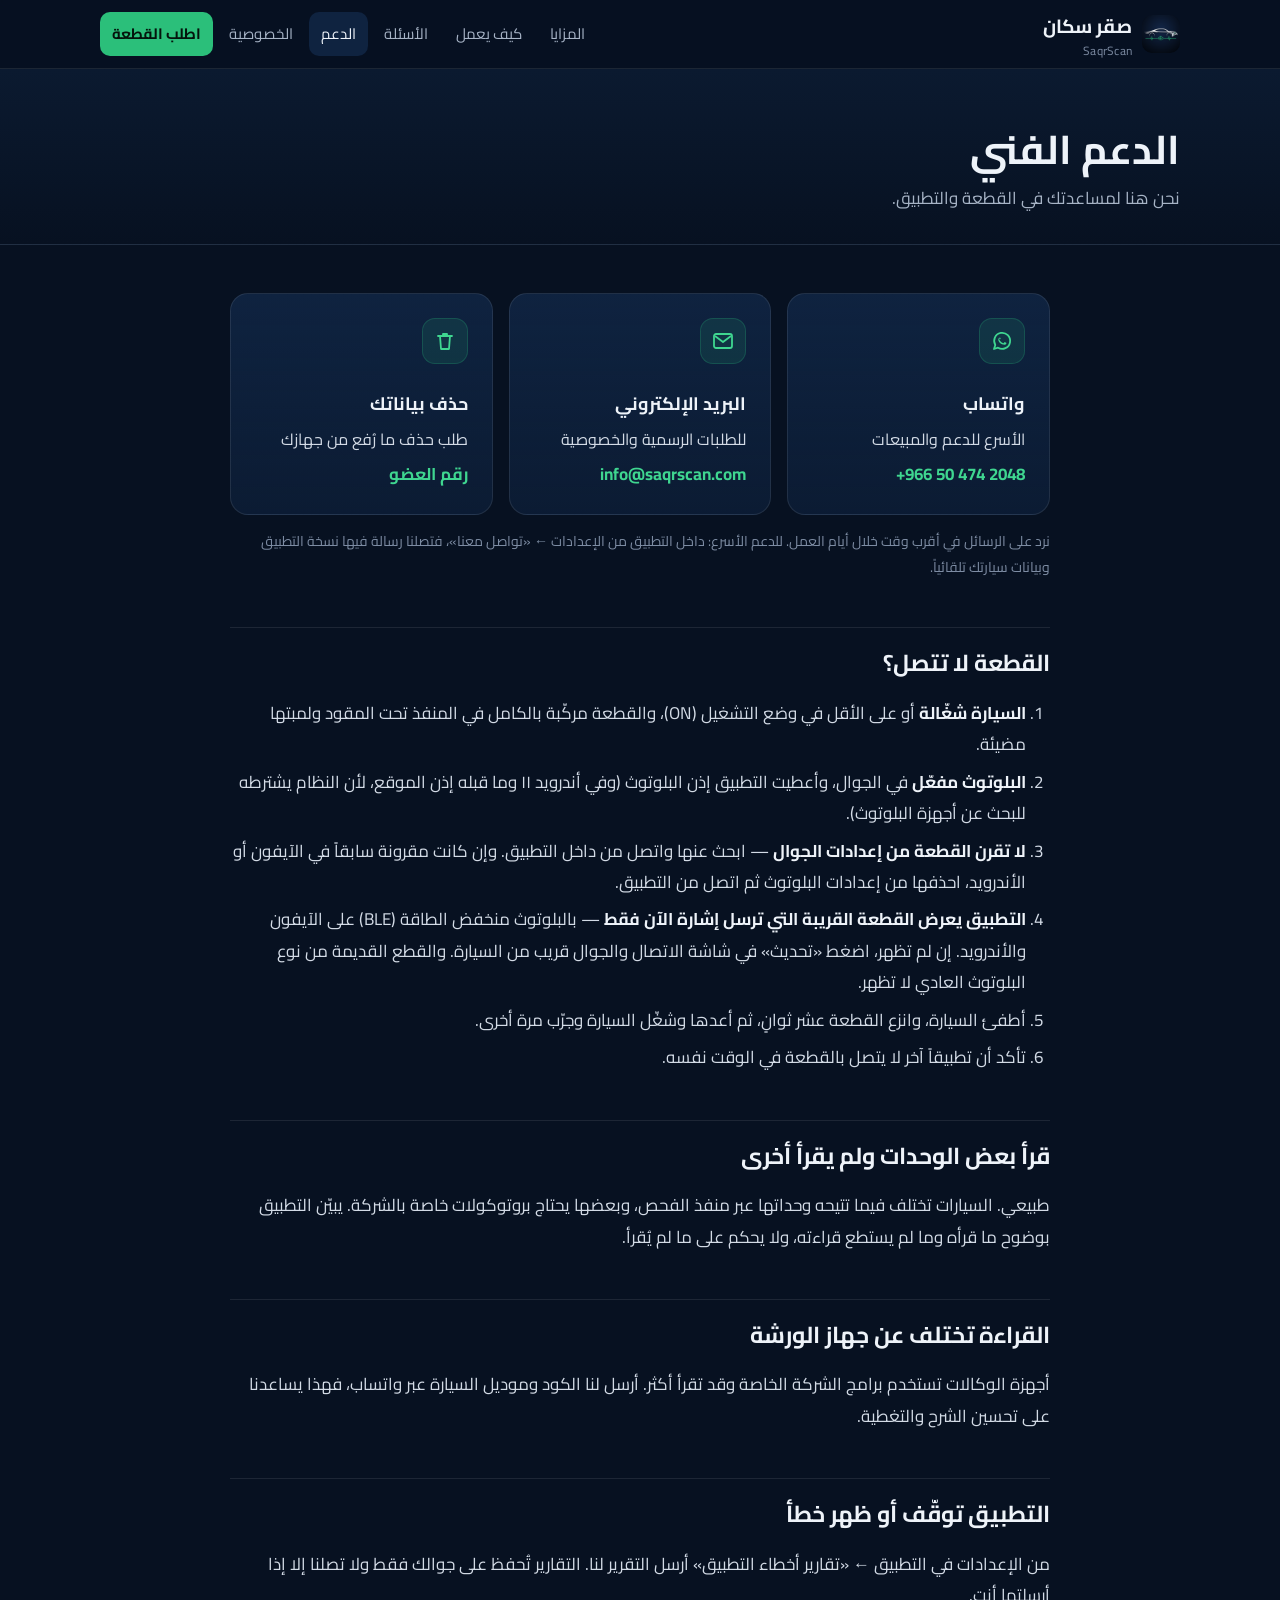
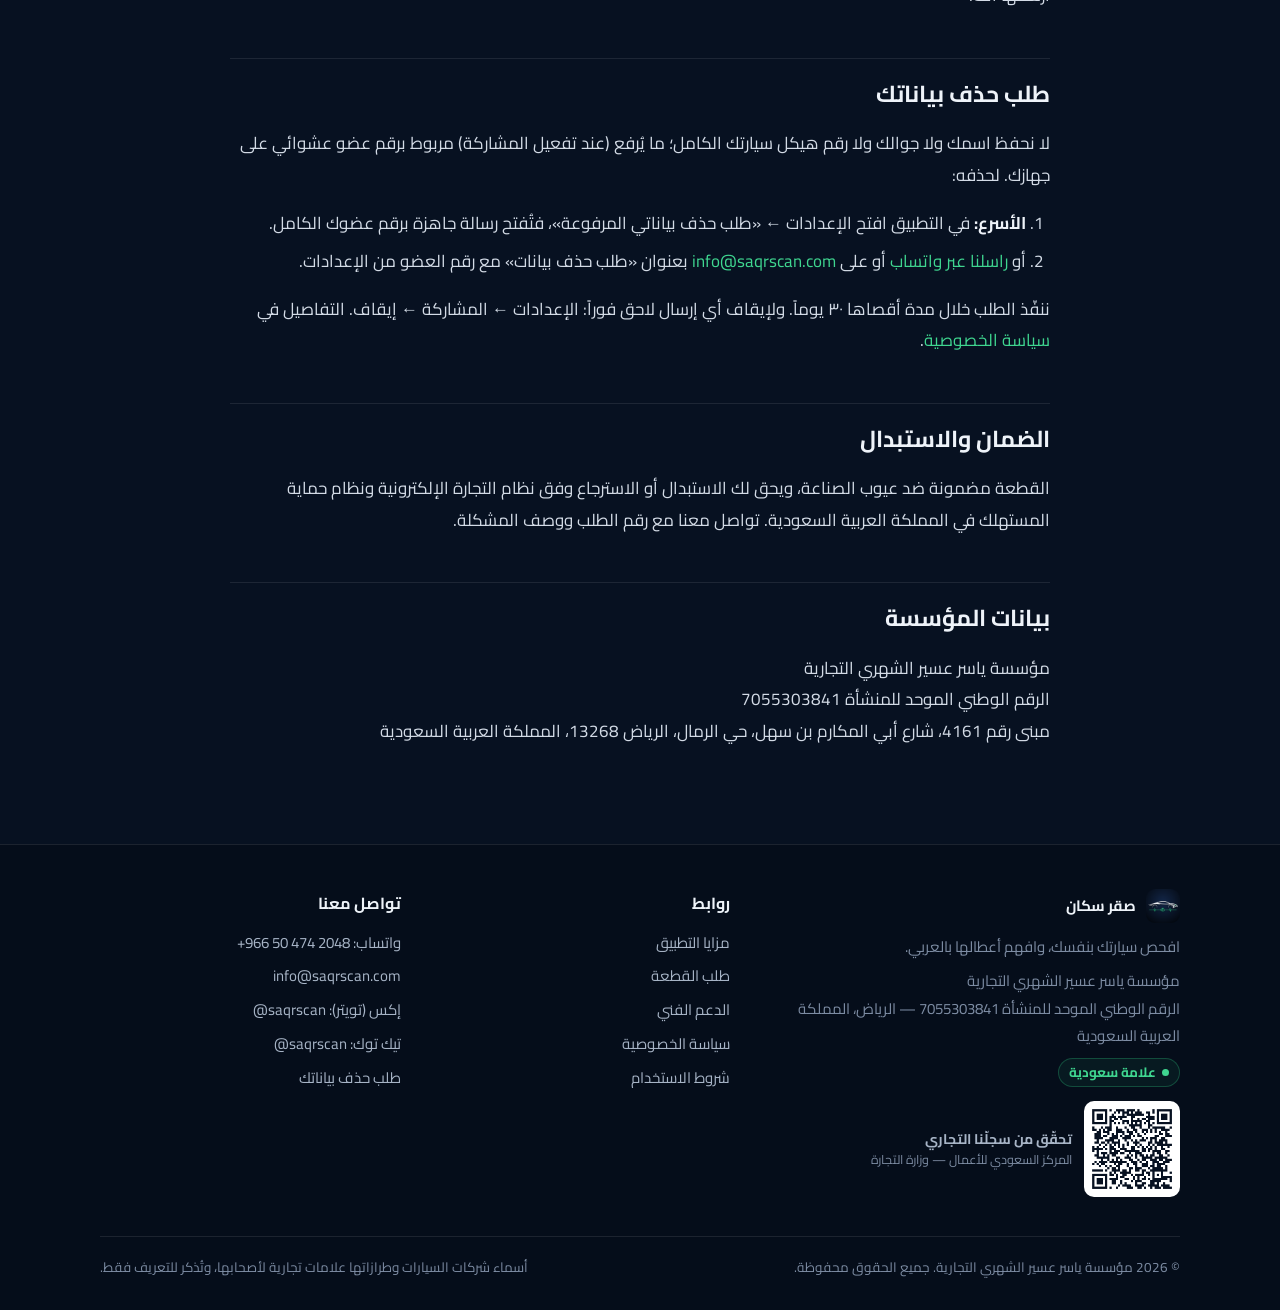
<file: support/index.html>
<!doctype html>
<html lang="ar" dir="rtl">
<head>
<meta charset="utf-8">
<meta name="viewport" content="width=device-width, initial-scale=1">
<meta http-equiv="Content-Security-Policy" content="default-src 'self'; img-src 'self' data:; style-src 'self'; font-src 'self'; script-src 'none'; connect-src 'none'; object-src 'none'; base-uri 'self'; form-action 'none'; upgrade-insecure-requests">
<meta name="referrer" content="strict-origin-when-cross-origin">
<meta name="theme-color" content="#071121">
<title>الدعم الفني — صقر سكان</title>
<meta name="description" content="تواصل مع دعم صقر سكان عبر واتساب أو البريد، وحلول مشاكل الاتصال الشائعة، وطلب حذف البيانات.">
<link rel="canonical" href="https://saqrscan.com/support/">
<link rel="icon" href="/favicon.ico" sizes="any">
<link rel="icon" type="image/png" sizes="32x32" href="/assets/img/favicon-32.png">
<link rel="apple-touch-icon" href="/assets/img/apple-touch-icon.png">
<link rel="manifest" href="/site.webmanifest">
<meta property="og:type" content="website">
<meta property="og:locale" content="ar_SA">
<meta property="og:site_name" content="صقر سكان">
<meta property="og:title" content="الدعم الفني — صقر سكان">
<meta property="og:description" content="تواصل مع دعم صقر سكان عبر واتساب أو البريد، وحلول مشاكل الاتصال الشائعة، وطلب حذف البيانات.">
<meta property="og:url" content="https://saqrscan.com/support/">
<meta property="og:image" content="https://saqrscan.com/assets/img/og.png">
<meta name="twitter:card" content="summary_large_image">
<link rel="preload" href="/assets/fonts/Cairo-Bold.ttf" as="font" type="font/ttf" crossorigin>
<link rel="stylesheet" href="/assets/site.css">
</head>
<body>
<a class="skip" href="#main">تخطَّ إلى المحتوى</a>
<header class="top">
  <div class="wrap">
    <a class="brand" href="/" aria-label="صقر سكان — الصفحة الرئيسية">
      <img src="/assets/img/icon-192.png" width="38" height="38" alt="">
      <span>صقر سكان<small>SaqrScan</small></span>
    </a>
    <nav class="nav" aria-label="القائمة الرئيسية">
      <a href="/#features">المزايا</a>
      <a href="/#how">كيف يعمل</a>
      <a href="/#faq">الأسئلة</a>
      <a href="/support/" aria-current="page">الدعم</a>
      <a href="/privacy/">الخصوصية</a>
      <a class="cta" href="/#buy">اطلب القطعة</a>
    </nav>
  </div>
</header>

<main id="main">
<div class="page-head"><div class="wrap"><h1>الدعم الفني</h1><p>نحن هنا لمساعدتك في القطعة والتطبيق.</p></div></div>
<div class="prose">
  <div class="contact">
    <a class="card" href="https://wa.me/966504742048?text=%D8%A7%D9%84%D8%B3%D9%84%D8%A7%D9%85%20%D8%B9%D9%84%D9%8A%D9%83%D9%85%D8%8C%20%D8%A3%D8%AD%D8%AA%D8%A7%D8%AC%20%D8%AF%D8%B9%D9%85%D8%A7%D9%8B%20%D9%81%D9%86%D9%8A%D8%A7%D9%8B%20%D9%81%D9%8A%20%D8%AA%D8%B7%D8%A8%D9%8A%D9%82%20%D8%B5%D9%82%D8%B1%20%D8%B3%D9%83%D8%A7%D9%86.%0A%D9%86%D9%88%D8%B9%20%D8%A7%D9%84%D8%AC%D9%88%D8%A7%D9%84%3A%20%0A%D8%A7%D9%84%D8%B3%D9%8A%D8%A7%D8%B1%D8%A9%20%D9%88%D9%85%D9%88%D8%AF%D9%8A%D9%84%D9%87%D8%A7%3A%20%0A%D8%A7%D9%84%D9%85%D8%B4%D9%83%D9%84%D8%A9%3A%20" rel="noopener noreferrer" target="_blank"><span class="icon"><svg viewBox="0 0 24 24" aria-hidden="true" focusable="false"><path d="M4 20l1.3-4A8 8 0 1 1 8 18.7z" fill="none" stroke="currentColor" stroke-width="1.8" stroke-linejoin="round"/><path d="M9 9.5c.3 2 2 4 4.5 4.8l1.2-1.2 1.8.8c-.2 1-1 1.8-2 1.8C11 15.7 8.3 13 8.3 10.5c0-1 .8-1.8 1.8-2l.8 1.8z" fill="currentColor"/></svg></span><h3>واتساب</h3><p>الأسرع للدعم والمبيعات</p><span class="val">+966 50 474 2048</span></a>
    <a class="card" href="mailto:info@saqrscan.com"><span class="icon"><svg viewBox="0 0 24 24" aria-hidden="true" focusable="false"><rect x="3" y="5" width="18" height="14" rx="2" fill="none" stroke="currentColor" stroke-width="1.8"/><path d="M4 7l8 6 8-6" fill="none" stroke="currentColor" stroke-width="1.8" stroke-linejoin="round"/></svg></span><h3>البريد الإلكتروني</h3><p>للطلبات الرسمية والخصوصية</p><span class="val">info@saqrscan.com</span></a>
    <a class="card" href="#delete"><span class="icon"><svg viewBox="0 0 24 24" aria-hidden="true" focusable="false"><path d="M5 7h14M10 7V5h4v2M7 7l1 13h8l1-13" fill="none" stroke="currentColor" stroke-width="1.8" stroke-linecap="round" stroke-linejoin="round"/></svg></span><h3>حذف بياناتك</h3><p>طلب حذف ما رُفع من جهازك</p><span class="val">رقم العضو</span></a>
  </div>
  <p class="meta">نرد على الرسائل في أقرب وقت خلال أيام العمل. للدعم الأسرع: داخل التطبيق من الإعدادات ← «تواصل معنا»، فتصلنا رسالة فيها نسخة التطبيق وبيانات سيارتك تلقائياً.</p>

  <h2 id="connect">القطعة لا تتصل؟</h2>
  <ol>
    <li><strong>السيارة شغّالة</strong> أو على الأقل في وضع التشغيل (ON)، والقطعة مركّبة بالكامل في المنفذ تحت المقود ولمبتها مضيئة.</li>
    <li><strong>البلوتوث مفعّل</strong> في الجوال، وأعطيت التطبيق إذن البلوتوث (وفي أندرويد ١١ وما قبله إذن الموقع، لأن النظام يشترطه للبحث عن أجهزة البلوتوث).</li>
    <li><strong>لا تقرن القطعة من إعدادات الجوال</strong> — ابحث عنها واتصل من داخل التطبيق. وإن كانت مقرونة سابقاً في الآيفون أو الأندرويد، احذفها من إعدادات البلوتوث ثم اتصل من التطبيق.</li>
    <li><strong>التطبيق يعرض القطعة القريبة التي ترسل إشارة الآن فقط</strong> — بالبلوتوث منخفض الطاقة (BLE) على الآيفون والأندرويد. إن لم تظهر، اضغط «تحديث» في شاشة الاتصال والجوال قريب من السيارة. والقطع القديمة من نوع البلوتوث العادي لا تظهر.</li>
    <li>أطفئ السيارة، وانزع القطعة عشر ثوانٍ، ثم أعدها وشغّل السيارة وجرّب مرة أخرى.</li>
    <li>تأكد أن تطبيقاً آخر لا يتصل بالقطعة في الوقت نفسه.</li>
  </ol>

  <h2>قرأ بعض الوحدات ولم يقرأ أخرى</h2>
  <p>طبيعي. السيارات تختلف فيما تتيحه وحداتها عبر منفذ الفحص، وبعضها يحتاج بروتوكولات خاصة بالشركة. يبيّن التطبيق بوضوح ما قرأه وما لم يستطع قراءته، ولا يحكم على ما لم يُقرأ.</p>

  <h2>القراءة تختلف عن جهاز الورشة</h2>
  <p>أجهزة الوكالات تستخدم برامج الشركة الخاصة وقد تقرأ أكثر. أرسل لنا الكود وموديل السيارة عبر واتساب، فهذا يساعدنا على تحسين الشرح والتغطية.</p>

  <h2>التطبيق توقّف أو ظهر خطأ</h2>
  <p>من الإعدادات في التطبيق ← «تقارير أخطاء التطبيق» أرسل التقرير لنا. التقارير تُحفظ على جوالك فقط ولا تصلنا إلا إذا أرسلتها أنت.</p>

  <h2 id="delete">طلب حذف بياناتك</h2>
  <p>لا نحفظ اسمك ولا جوالك ولا رقم هيكل سيارتك الكامل؛ ما يُرفع (عند تفعيل المشاركة) مربوط برقم عضو عشوائي على جهازك. لحذفه:</p>
  <ol>
    <li><strong>الأسرع:</strong> في التطبيق افتح الإعدادات ← «طلب حذف بياناتي المرفوعة»، فتُفتح رسالة جاهزة برقم عضوك الكامل.</li>
    <li>أو <a href="https://wa.me/966504742048?text=%D8%A7%D9%84%D8%B3%D9%84%D8%A7%D9%85%20%D8%B9%D9%84%D9%8A%D9%83%D9%85%D8%8C%20%D8%A3%D8%B7%D9%84%D8%A8%20%D8%AD%D8%B0%D9%81%20%D8%A8%D9%8A%D8%A7%D9%86%D8%A7%D8%AA%D9%8A%20%D8%A7%D9%84%D9%85%D8%B1%D9%81%D9%88%D8%B9%D8%A9%20%D9%85%D9%86%20%D8%AA%D8%B7%D8%A8%D9%8A%D9%82%20%D8%B5%D9%82%D8%B1%20%D8%B3%D9%83%D8%A7%D9%86.%0A%D8%B1%D9%82%D9%85%20%D8%A7%D9%84%D8%B9%D8%B6%D9%88%20%28%D9%85%D9%86%20%D8%A7%D9%84%D8%A5%D8%B9%D8%AF%D8%A7%D8%AF%D8%A7%D8%AA%20%D9%81%D9%8A%20%D8%A7%D9%84%D8%AA%D8%B7%D8%A8%D9%8A%D9%82%29%3A%20" rel="noopener noreferrer" target="_blank">راسلنا عبر واتساب</a> أو على <a href="mailto:info@saqrscan.com?subject=%D8%B7%D9%84%D8%A8%20%D8%AD%D8%B0%D9%81%20%D8%A8%D9%8A%D8%A7%D9%86%D8%A7%D8%AA"><span class="ltr">info@saqrscan.com</span></a> بعنوان «طلب حذف بيانات» مع رقم العضو من الإعدادات.</li>
  </ol>
  <p>ننفّذ الطلب خلال مدة أقصاها ٣٠ يوماً. ولإيقاف أي إرسال لاحق فوراً: الإعدادات ← المشاركة ← إيقاف. التفاصيل في <a href="/privacy/">سياسة الخصوصية</a>.</p>

  <h2>الضمان والاستبدال</h2>
  <p>القطعة مضمونة ضد عيوب الصناعة، ويحق لك الاستبدال أو الاسترجاع وفق نظام التجارة الإلكترونية ونظام حماية المستهلك في المملكة العربية السعودية. تواصل معنا مع رقم الطلب ووصف المشكلة.</p>

  <h2>بيانات المؤسسة</h2>
  <p>مؤسسة ياسر عسير الشهري التجارية<br>الرقم الوطني الموحد للمنشأة <span class="ltr">7055303841</span><br>مبنى رقم 4161، شارع أبي المكارم بن سهل، حي الرمال، الرياض 13268، المملكة العربية السعودية</p>
</div>
</main>
<footer class="foot">
  <div class="wrap">
    <div class="cols">
      <div>
        <div class="brandline"><img src="/assets/img/icon-192.png" width="34" height="34" alt=""> صقر سكان</div>
        <p class="m0 mb6">افحص سيارتك بنفسك، وافهم أعطالها بالعربي.</p>
        <p class="m0">مؤسسة ياسر عسير الشهري التجارية<br>الرقم الوطني الموحد للمنشأة <span class="ltr">7055303841</span> — الرياض، المملكة العربية السعودية<br><span class="saudi-badge">علامة سعودية</span></p>
        <a class="crqr" href="https://qr.saudibusiness.gov.sa/viewcr?nCrNumber=6Mr8IJS77Y16T1K5v9NCGA==" rel="noopener noreferrer" target="_blank"><img src="/assets/img/cr-qr.png" width="96" height="96" alt="رمز التحقق من السجل التجاري"><span>تحقّق من سجلّنا التجاري<small>المركز السعودي للأعمال — وزارة التجارة</small></span></a>
      </div>
      <div>
        <h4>روابط</h4>
        <ul>
          <li><a href="/#features">مزايا التطبيق</a></li>
          <li><a href="/#buy">طلب القطعة</a></li>
          <li><a href="/support/">الدعم الفني</a></li>
          <li><a href="/privacy/">سياسة الخصوصية</a></li>
          <li><a href="/privacy/#terms">شروط الاستخدام</a></li>
        </ul>
      </div>
      <div>
        <h4>تواصل معنا</h4>
        <ul>
          <li><a href="https://wa.me/966504742048?text=%D8%A7%D9%84%D8%B3%D9%84%D8%A7%D9%85%20%D8%B9%D9%84%D9%8A%D9%83%D9%85%D8%8C%20%D8%A3%D8%AD%D8%AA%D8%A7%D8%AC%20%D8%AF%D8%B9%D9%85%D8%A7%D9%8B%20%D9%81%D9%86%D9%8A%D8%A7%D9%8B%20%D9%81%D9%8A%20%D8%AA%D8%B7%D8%A8%D9%8A%D9%82%20%D8%B5%D9%82%D8%B1%20%D8%B3%D9%83%D8%A7%D9%86.%0A%D9%86%D9%88%D8%B9%20%D8%A7%D9%84%D8%AC%D9%88%D8%A7%D9%84%3A%20%0A%D8%A7%D9%84%D8%B3%D9%8A%D8%A7%D8%B1%D8%A9%20%D9%88%D9%85%D9%88%D8%AF%D9%8A%D9%84%D9%87%D8%A7%3A%20%0A%D8%A7%D9%84%D9%85%D8%B4%D9%83%D9%84%D8%A9%3A%20" rel="noopener noreferrer" target="_blank">واتساب: <span class="ltr">+966 50 474 2048</span></a></li>
          <li><a href="mailto:info@saqrscan.com"><span class="ltr">info@saqrscan.com</span></a></li>
          <li><a href="https://x.com/saqrscan" rel="noopener noreferrer" target="_blank">إكس (تويتر): <span class="ltr">@saqrscan</span></a></li>
          <li><a href="https://www.tiktok.com/@saqrscan" rel="noopener noreferrer" target="_blank">تيك توك: <span class="ltr">@saqrscan</span></a></li>
          <li><a href="/support/#delete">طلب حذف بياناتك</a></li>
        </ul>
      </div>
    </div>
    <div class="legal">
      <span>© 2026 مؤسسة ياسر عسير الشهري التجارية. جميع الحقوق محفوظة.</span>
      <span>أسماء شركات السيارات وطرازاتها علامات تجارية لأصحابها، وتُذكر للتعريف فقط.</span>
    </div>
  </div>
</footer>
</body>
</html>
</file>
<file: assets/site.css>
/* صقر سكان — saqrscan.com
   ملف أنماط واحد لكل الصفحات. لا خطوط ولا مكتبات من خارج الموقع. */

@font-face {
  font-family: "Cairo";
  src: url("/assets/fonts/Cairo-Regular.ttf") format("truetype");
  font-weight: 400;
  font-display: swap;
}
@font-face {
  font-family: "Cairo";
  src: url("/assets/fonts/Cairo-Bold.ttf") format("truetype");
  font-weight: 700;
  font-display: swap;
}

:root {
  --bg: #071121;
  --bg-2: #0b1a30;
  --surface: #0f2340;
  --surface-2: #132b4d;
  --line: rgba(255, 255, 255, 0.09);
  --ink: #eef3f9;
  --muted: #a7b4c6;
  --dim: #7d8ca3;
  --green: #2bbf7a;
  --green-2: #3fd690;
  --green-ink: #04140c;
  --amber: #f0b44c;
  --radius: 18px;
  --max: 1120px;
  --shadow: 0 18px 50px rgba(0, 0, 0, 0.35);
  color-scheme: dark;
}

* { box-sizing: border-box; }
html { scroll-behavior: smooth; -webkit-text-size-adjust: 100%; }
@media (prefers-reduced-motion: reduce) { html { scroll-behavior: auto; } }

body {
  margin: 0;
  background: var(--bg);
  color: var(--ink);
  font-family: "Cairo", "Segoe UI", Tahoma, "Noto Sans Arabic", Arial, sans-serif;
  font-size: 17px;
  line-height: 1.85;
  overflow-x: hidden;
}

a { color: var(--green-2); text-decoration: none; }
a:hover { text-decoration: underline; }
img { max-width: 100%; height: auto; display: block; }
.ltr { direction: ltr; unicode-bidi: isolate; display: inline-block; }

.wrap { max-width: var(--max); margin: 0 auto; padding: 0 20px; }
.skip { position: absolute; inset-inline-start: -999px; top: 0; background: var(--green); color: var(--green-ink); padding: 8px 14px; border-radius: 8px; z-index: 50; }
.skip:focus { inset-inline-start: 12px; top: 12px; }
:focus-visible { outline: 3px solid var(--green-2); outline-offset: 3px; border-radius: 6px; }

/* ── الترويسة ── */
.top {
  position: sticky; top: 0; z-index: 20;
  background: rgba(7, 17, 33, 0.86);
  backdrop-filter: saturate(1.4) blur(10px);
  -webkit-backdrop-filter: saturate(1.4) blur(10px);
  border-bottom: 1px solid var(--line);
}
.top .wrap { display: flex; align-items: center; justify-content: space-between; gap: 16px; min-height: 68px; }
.brand { display: flex; align-items: center; gap: 10px; color: var(--ink); font-weight: 700; font-size: 19px; }
.brand:hover { text-decoration: none; }
.brand img { width: 38px; height: 38px; border-radius: 10px; }
.brand small { display: block; font-weight: 400; color: var(--dim); font-size: 12px; line-height: 1.2; letter-spacing: .02em; }
.nav { display: flex; align-items: center; gap: 4px; flex-wrap: wrap; }
.nav a { color: var(--muted); padding: 8px 12px; border-radius: 10px; font-size: 15px; }
.nav a:hover, .nav a[aria-current="page"] { color: var(--ink); background: var(--surface); text-decoration: none; }
.nav .cta { color: var(--green-ink); background: var(--green); font-weight: 700; }
.nav .cta:hover { background: var(--green-2); color: var(--green-ink); }
@media (max-width: 760px) {
  .nav a:not(.cta) { display: none; }
  .brand small { display: none; }
}

/* ── الأزرار ── */
.btn {
  display: inline-flex; align-items: center; justify-content: center; gap: 8px;
  padding: 13px 22px; border-radius: 14px; font-weight: 700; font-size: 16px;
  border: 1px solid transparent; transition: transform .15s ease, background .15s ease;
}
.btn:hover { text-decoration: none; transform: translateY(-1px); }
.btn-primary { background: var(--green); color: var(--green-ink); }
.btn-primary:hover { background: var(--green-2); }
.btn-ghost { border-color: var(--line); color: var(--ink); background: rgba(255,255,255,.03); }
.btn-ghost:hover { background: var(--surface); }
.btn svg { width: 20px; height: 20px; flex: none; }

/* ── البطل ── */
.hero {
  position: relative;
  padding: 72px 0 56px;
  background:
    radial-gradient(800px 420px at 70% 0%, rgba(43,191,122,.14), transparent 60%),
    radial-gradient(700px 500px at 10% 20%, rgba(32,72,140,.35), transparent 60%),
    linear-gradient(180deg, var(--bg-2), var(--bg));
  border-bottom: 1px solid var(--line);
}
.hero .wrap { display: grid; grid-template-columns: 1.1fr .9fr; gap: 40px; align-items: center; }
.eyebrow { display: inline-flex; align-items: center; gap: 8px; color: var(--green-2); background: rgba(43,191,122,.1); border: 1px solid rgba(43,191,122,.25); padding: 4px 12px; border-radius: 999px; font-size: 14px; font-weight: 700; }
.hero h1 { font-size: clamp(32px, 5vw, 52px); line-height: 1.3; margin: 18px 0 14px; }
.hero h1 em { font-style: normal; color: var(--green-2); }
.hero p.lead { color: var(--muted); font-size: 19px; margin: 0 0 26px; max-width: 34em; }
.hero .actions { display: flex; flex-wrap: wrap; gap: 12px; }
.hero .note { color: var(--dim); font-size: 14px; margin-top: 16px; }
.hero-art { display: flex; justify-content: center; }
.hero-art img { width: min(100%, 460px); filter: drop-shadow(0 20px 40px rgba(0,0,0,.45)); }
@media (max-width: 900px) {
  .hero { padding: 48px 0 40px; }
  .hero .wrap { grid-template-columns: 1fr; }
  .hero-art { order: -1; }
  .hero-art img { width: min(80%, 360px); }
}

/* ── الأقسام ── */
section { padding: 72px 0; }
section.alt { background: var(--bg-2); border-top: 1px solid var(--line); border-bottom: 1px solid var(--line); }
.section-head { max-width: 720px; margin-bottom: 36px; }
.section-head h2 { font-size: clamp(26px, 3.4vw, 36px); line-height: 1.35; margin: 0 0 10px; }
.section-head p { color: var(--muted); margin: 0; font-size: 18px; }

.grid { display: grid; gap: 18px; }
.grid-3 { grid-template-columns: repeat(3, 1fr); }
.grid-2 { grid-template-columns: repeat(2, 1fr); }
@media (max-width: 900px) { .grid-3 { grid-template-columns: repeat(2, 1fr); } }
@media (max-width: 620px) { .grid-3, .grid-2 { grid-template-columns: 1fr; } }

.card {
  background: linear-gradient(180deg, var(--surface), rgba(15,35,64,.6));
  border: 1px solid var(--line); border-radius: var(--radius);
  padding: 24px;
}
.card h3 { margin: 12px 0 6px; font-size: 19px; line-height: 1.5; }
.card p { margin: 0; color: var(--muted); font-size: 16px; }
.icon {
  width: 46px; height: 46px; border-radius: 13px;
  display: grid; place-items: center;
  background: rgba(43,191,122,.12); color: var(--green-2);
  border: 1px solid rgba(43,191,122,.22);
}
.icon svg { width: 24px; height: 24px; }

/* خطوات */
.steps { counter-reset: s; }
.step { position: relative; padding-top: 58px; }
.step::before {
  counter-increment: s; content: counter(s);
  position: absolute; top: 20px; inset-inline-start: 24px;
  width: 30px; height: 30px; border-radius: 50%;
  display: grid; place-items: center;
  background: var(--green); color: var(--green-ink); font-weight: 700; font-size: 15px;
}

/* مثال بطاقة الكود */
.demo {
  background: var(--surface); border: 1px solid var(--line); border-radius: 22px;
  padding: 22px; box-shadow: var(--shadow); max-width: 520px;
}
.demo .code { display: inline-block; direction: ltr; font-weight: 700; background: rgba(240,180,76,.12); color: var(--amber); border: 1px solid rgba(240,180,76,.3); padding: 2px 12px; border-radius: 10px; }
.demo h4 { margin: 12px 0 4px; font-size: 18px; }
.demo dl { margin: 14px 0 0; display: grid; gap: 10px; }
.demo dt { color: var(--green-2); font-weight: 700; font-size: 15px; }
.demo dd { margin: 0; color: var(--muted); font-size: 15px; }
.split { display: grid; grid-template-columns: 1fr 1fr; gap: 40px; align-items: center; }
@media (max-width: 900px) { .split { grid-template-columns: 1fr; } }
.ticks { list-style: none; padding: 0; margin: 18px 0 0; display: grid; gap: 10px; }
.ticks li { position: relative; padding-inline-start: 30px; color: var(--muted); }
.ticks li::before { content: ""; position: absolute; inset-inline-start: 0; top: 9px; width: 18px; height: 18px; border-radius: 50%; background: rgba(43,191,122,.18) url("data:image/svg+xml;utf8,<svg xmlns='http://www.w3.org/2000/svg' viewBox='0 0 24 24'><path fill='none' stroke='%233fd690' stroke-width='3' stroke-linecap='round' stroke-linejoin='round' d='M6 12.5l4 4 8-9'/></svg>") center/12px no-repeat; }
.ticks.warn li::before { background: rgba(240,180,76,.15) url("data:image/svg+xml;utf8,<svg xmlns='http://www.w3.org/2000/svg' viewBox='0 0 24 24'><path fill='none' stroke='%23f0b44c' stroke-width='3' stroke-linecap='round' d='M12 7v6M12 17h.01'/></svg>") center/12px no-repeat; }

/* الشراء */
.buy {
  display: grid; grid-template-columns: 1.2fr .8fr; gap: 28px; align-items: center;
  background:
    radial-gradient(600px 300px at 0% 0%, rgba(43,191,122,.16), transparent 60%),
    linear-gradient(180deg, var(--surface-2), var(--surface));
  border: 1px solid rgba(43,191,122,.25); border-radius: 26px; padding: 36px;
}
.buy h2 { margin: 0 0 8px; font-size: clamp(24px, 3vw, 32px); }
.buy p { margin: 0; color: var(--muted); }
.buy .actions { display: flex; flex-direction: column; gap: 12px; }
@media (max-width: 760px) { .buy { grid-template-columns: 1fr; padding: 26px; } }
.badge-soon { display: inline-block; font-size: 13px; color: var(--dim); border: 1px dashed var(--line); padding: 2px 10px; border-radius: 999px; }

/* الأسئلة */
.faq { display: grid; gap: 12px; max-width: 860px; }
.faq details { background: var(--surface); border: 1px solid var(--line); border-radius: 14px; padding: 4px 20px; }
.faq summary { cursor: pointer; list-style: none; font-weight: 700; padding: 14px 0; display: flex; justify-content: space-between; gap: 16px; }
.faq summary::-webkit-details-marker { display: none; }
.faq summary::after { content: "+"; color: var(--green-2); font-size: 22px; line-height: 1; transition: transform .2s; }
.faq details[open] summary::after { transform: rotate(45deg); }
.faq details p, .faq details ul { color: var(--muted); margin: 0 0 16px; }

/* صفحات النصوص (السياسة والدعم) */
.page-head { padding: 54px 0 30px; background: linear-gradient(180deg, var(--bg-2), var(--bg)); border-bottom: 1px solid var(--line); }
.page-head h1 { margin: 0 0 6px; font-size: clamp(28px, 4vw, 40px); line-height: 1.35; }
.page-head p { margin: 0; color: var(--muted); }
.prose { max-width: 860px; padding: 40px 20px 80px; margin: 0 auto; }
.prose h2 { font-size: 23px; margin: 46px 0 12px; padding-top: 18px; border-top: 1px solid var(--line); line-height: 1.5; }
.prose h3 { font-size: 18px; margin: 26px 0 8px; }
.prose p, .prose li { color: #d3dbe6; }
.prose ul, .prose ol { padding-inline-start: 24px; }
.prose li { margin-bottom: 6px; }
.prose .meta { color: var(--dim); font-size: 14px; }
.prose .box { background: var(--surface); border: 1px solid var(--line); border-radius: 14px; padding: 16px 20px; margin: 18px 0 24px; }
.prose .toc { columns: 2; column-gap: 28px; font-size: 15px; }
.prose .toc li { break-inside: avoid; }
@media (max-width: 620px) { .prose .toc { columns: 1; } }
.prose table { width: 100%; border-collapse: collapse; margin: 12px 0 20px; font-size: 15px; display: block; overflow-x: auto; }
.prose th, .prose td { border: 1px solid var(--line); padding: 9px 11px; vertical-align: top; text-align: start; }
.prose th { background: var(--surface); color: var(--ink); }
.prose td { color: #d3dbe6; }
.prose strong { color: var(--ink); }

/* بطاقات التواصل */
.contact { display: grid; grid-template-columns: repeat(3, 1fr); gap: 16px; margin: 8px 0 10px; }
@media (max-width: 760px) { .contact { grid-template-columns: 1fr; } }
.contact a.card { display: block; color: var(--ink); }
.contact a.card:hover { text-decoration: none; border-color: rgba(43,191,122,.4); }
.contact .val { color: var(--green-2); font-weight: 700; direction: ltr; unicode-bidi: isolate; display: inline-block; margin-top: 4px; }

/* التذييل */
.foot { border-top: 1px solid var(--line); background: #050d1a; padding: 44px 0 30px; color: var(--dim); font-size: 15px; }
.foot .cols { display: grid; grid-template-columns: 1.4fr 1fr 1fr; gap: 28px; }
@media (max-width: 760px) { .foot .cols { grid-template-columns: 1fr; } }
.foot h4 { color: var(--ink); margin: 0 0 10px; font-size: 16px; }
.foot ul { list-style: none; padding: 0; margin: 0; display: grid; gap: 6px; }
.foot a { color: var(--muted); }
.foot a:hover { color: var(--ink); }
.foot .legal { border-top: 1px solid var(--line); margin-top: 30px; padding-top: 18px; display: flex; flex-wrap: wrap; justify-content: space-between; gap: 10px; font-size: 13.5px; }
.foot .brandline { display: flex; align-items: center; gap: 10px; color: var(--ink); font-weight: 700; margin-bottom: 10px; }
.foot .brandline img { width: 34px; height: 34px; border-radius: 9px; }

/* أدوات صغيرة — بدل الأنماط المضمّنة (سياسة أمان المحتوى تمنعها) */
.m0 { margin: 0; }
.mb6 { margin-bottom: 6px; }
.mt0 { margin-top: 0; }
.mt10 { margin-top: 10px; }
.mt14 { margin-top: 14px; }
.mt18 { margin-top: 18px; }
.fine { color: var(--dim); font-size: 15px; }
.fine.small { font-size: 13px; }
.section-head.tight { margin-bottom: 10px; }
.page-head .sub { color: var(--dim); font-size: 14px; margin: 4px 0 0; }
.buy p.fine { color: var(--dim); }

/* ── (أكتوبر ٢٠٢٦) لقطات التطبيق، والأسئلة الخمسة، والفيديو ── */
.shots { display: grid; grid-template-columns: 1fr 1fr; gap: 18px; align-items: start; }
.shots.one { grid-template-columns: 1fr; max-width: 440px; margin-inline: auto; }
.shot { margin: 0; }
.shot .phone {
  border-radius: 26px; overflow: hidden; background: #fff;
  border: 6px solid #1b3359; box-shadow: var(--shadow);
}
.shot .phone img { width: 100%; }
.shot figcaption { color: var(--dim); font-size: 13.5px; text-align: center; margin-top: 10px; }
@media (max-width: 620px) { .shots { grid-template-columns: 1fr; max-width: 360px; margin-inline: auto; } }
.split.top { align-items: start; }
.section-head.center { margin-inline: auto; text-align: center; }

.qs { list-style: none; counter-reset: q; padding: 0; margin: 0 0 18px; display: grid; gap: 12px; }
.qs li {
  counter-increment: q; position: relative;
  background: var(--surface); border: 1px solid var(--line); border-radius: 14px;
  padding: 14px 18px 14px 18px; padding-inline-start: 62px;
}
.qs li::before {
  content: counter(q); position: absolute; inset-inline-start: 16px; top: 16px;
  width: 32px; height: 32px; border-radius: 50%; display: grid; place-items: center;
  background: var(--green); color: var(--green-ink); font-weight: 700;
}
.qs strong { display: block; font-size: 17px; }
.qs span { color: var(--muted); font-size: 15.5px; }
.card.honest { margin-top: 28px; }

.video { max-width: 380px; margin: 0 auto; border-radius: 26px; overflow: hidden; border: 6px solid #1b3359; box-shadow: var(--shadow); background: #000; }
.video video { width: 100%; height: auto; display: block; aspect-ratio: 9 / 16; }

.saudi-badge {
  display: inline-flex; align-items: center; gap: 6px; margin-top: 8px;
  color: var(--green-2); font-weight: 700; font-size: 13.5px;
  border: 1px solid rgba(43,191,122,.3); background: rgba(43,191,122,.08);
  padding: 1px 10px; border-radius: 999px;
}
.saudi-badge::before { content: ""; width: 7px; height: 7px; border-radius: 50%; background: var(--green-2); }

/* رمز التحقق من السجل التجاري في التذييل */
.crqr { display: inline-flex; align-items: center; gap: 12px; margin-top: 14px; color: var(--muted); }
.crqr:hover { text-decoration: none; color: var(--ink); }
.crqr img { width: 96px; height: 96px; border-radius: 10px; background: #fff; padding: 4px; flex: none; }
.crqr span { font-size: 14px; font-weight: 700; line-height: 1.6; }
.crqr small { display: block; font-weight: 400; color: var(--dim); font-size: 12.5px; }
</file>
